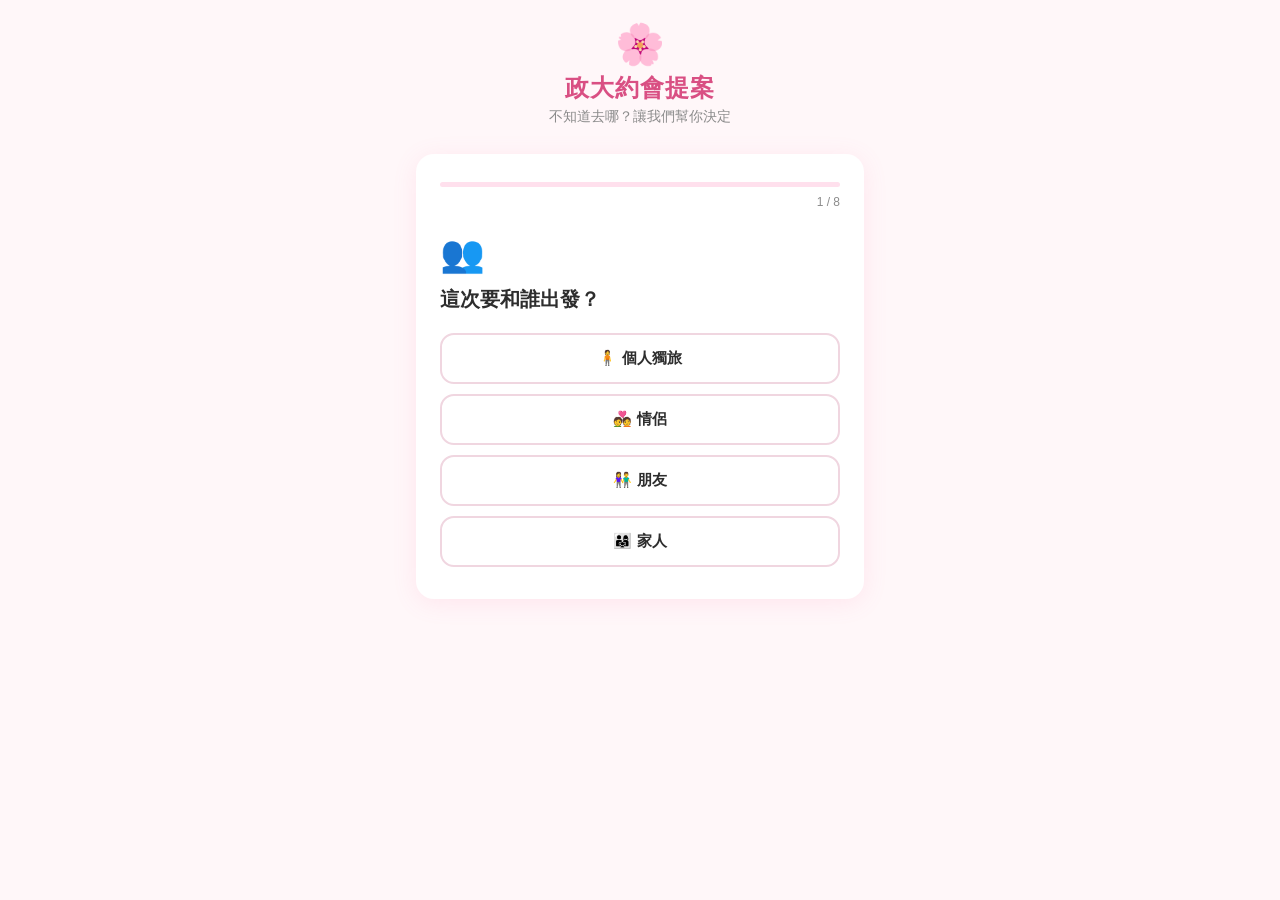
<file: templates/index.html>
<!DOCTYPE html>
<html lang="zh-TW">
<head>
  <meta charset="UTF-8" />
  <meta name="viewport" content="width=device-width, initial-scale=1.0" />
  <title>政大約會提案 🌸</title>
  <link rel="stylesheet" href="/static/css/main.css?v=7" />
</head>
<body>

<div class="app-shell">
  <!-- 品牌標語 -->
  <header class="brand">
    <div class="brand-icon">🌸</div>
    <h1>政大約會提案</h1>
    <p class="brand-sub">不知道去哪？讓我們幫你決定</p>
  </header>

  <!-- 問卷容器 -->
  <div class="quiz-card" id="quizCard">

    <!-- 進度條 -->
    <div class="progress-bar-wrap">
      <div class="progress-bar" id="progressBar"></div>
    </div>
    <div class="progress-label" id="progressLabel">1 / 7</div>

    <!-- 各步驟 -->
    <div class="steps-wrap" id="stepsWrap">

      <!-- Step 1: 旅伴類型 -->
      <div class="step" data-step="1">
        <div class="step-icon">👥</div>
        <h2>這次要和誰出發？</h2>
        <div class="choices">
          <button class="choice-btn" data-key="companion_type" data-value="個人">🧍 個人獨旅</button>
          <button class="choice-btn" data-key="companion_type" data-value="情侶">💑 情侶</button>
          <button class="choice-btn" data-key="companion_type" data-value="朋友">👫 朋友</button>
          <button class="choice-btn" data-key="companion_type" data-value="家人">👨‍👩‍👧 家人</button>
        </div>
      </div>

      <!-- Step 2: 人數（朋友/家人才顯示） -->
      <div class="step" data-step="2">
        <div class="step-icon">🔢</div>
        <h2>幾個人呢？</h2>
        <div class="number-picker">
          <button class="num-btn" id="numMinus">－</button>
          <span class="num-display" id="numDisplay">2</span>
          <button class="num-btn" id="numPlus">＋</button>
        </div>
        <button class="next-btn" id="numConfirm">確認人數</button>
      </div>

      <!-- Step 3: 時長 -->
      <div class="step" data-step="3">
        <div class="step-icon">⏱</div>
        <h2>打算出去多久？</h2>
        <div class="choices">
          <button class="choice-btn" data-key="duration" data-value="3小時以內">⚡ 3 小時以內<span class="choice-sub">快閃行程</span></button>
          <button class="choice-btn" data-key="duration" data-value="半天">🌤 半天<span class="choice-sub">從容出遊</span></button>
          <button class="choice-btn" data-key="duration" data-value="一整天">☀️ 一整天<span class="choice-sub">深度體驗</span></button>
        </div>
      </div>

      <!-- Step 4: 時段（自動偵測） -->
      <div class="step" data-step="4">
        <div class="step-icon">🕐</div>
        <h2>什麼時段出發？</h2>
        <p class="auto-hint" id="autoHint">偵測中…</p>
        <div class="choices">
          <button class="choice-btn" data-key="time_of_day" data-value="早上">🌅 早上</button>
          <button class="choice-btn" data-key="time_of_day" data-value="下午">☀️ 下午</button>
          <button class="choice-btn" data-key="time_of_day" data-value="晚上">🌙 晚上</button>
        </div>
      </div>

      <!-- Step 5: 預算 -->
      <div class="step" data-step="5">
        <div class="step-icon">💰</div>
        <h2>每人預算大概多少？</h2>
        <div class="choices">
          <button class="choice-btn" data-key="budget" data-value="免費">🆓 免費<span class="choice-sub">口袋空空沒關係</span></button>
          <button class="choice-btn" data-key="budget" data-value="300以下">💵 300 元以下</button>
          <button class="choice-btn" data-key="budget" data-value="300~500">💳 300 ～ 500 元</button>
          <button class="choice-btn" data-key="budget" data-value="500~1000">💎 500 ～ 1000 元</button>
          <button class="choice-btn" data-key="budget" data-value="1000以上">👑 1000 元以上<span class="choice-sub">今天要奢侈</span></button>
        </div>
      </div>

      <!-- Step 6: 室內外 -->
      <div class="step" data-step="6">
        <div class="step-icon">🏠</div>
        <h2>室內還是室外？</h2>
        <div class="choices three-col">
          <button class="choice-btn" data-key="indoor_pref" data-value="室內">🏢 室內<span class="choice-sub">冷氣吹著走</span></button>
          <button class="choice-btn" data-key="indoor_pref" data-value="室外">🌳 室外<span class="choice-sub">感受大自然</span></button>
          <button class="choice-btn" data-key="indoor_pref" data-value="都可以">✨ 都可以</button>
        </div>
      </div>

      <!-- Step 7: 動靜 -->
      <div class="step" data-step="7">
        <div class="step-icon">⚡</div>
        <h2>想要什麼調性的行程？</h2>
        <div class="choices three-col">
          <button class="choice-btn" data-key="activity_pref" data-value="靜態">🎬 靜態<span class="choice-sub">電影展覽用餐</span></button>
          <button class="choice-btn" data-key="activity_pref" data-value="動態">🏃 動態<span class="choice-sub">爬山運動探險</span></button>
          <button class="choice-btn" data-key="activity_pref" data-value="都可以">✨ 都可以</button>
        </div>
      </div>

      <!-- 最終畫面：送出 or 轉盤 -->
      <div class="step" data-step="8">
        <div class="step-icon">🎉</div>
        <h2>準備好了！</h2>
        <p class="final-summary" id="finalSummary"></p>
        <button class="submit-btn" id="submitBtn">✨ 幫我推薦行程</button>
        <div class="spin-divider">— 或者 —</div>
        <button class="spin-btn" id="spinBtn">🎡 我超級選擇困難，直接幫我決定！</button>
      </div>

    </div><!-- /steps-wrap -->

    <!-- 返回按鈕 -->
    <button class="back-btn" id="backBtn" style="display:none">← 上一步</button>
  </div><!-- /quiz-card -->

  <!-- 載入遮罩 -->
  <div class="loading-overlay" id="loadingOverlay" style="display:none">
    <div class="loading-box">
      <div class="spinner"></div>
      <p id="loadingText">幫你找最棒的約會行程中…</p>
    </div>
  </div>

</div><!-- /app-shell -->

<script src="/static/js/quiz.js?v=7"></script>
</body>
</html>
</file>
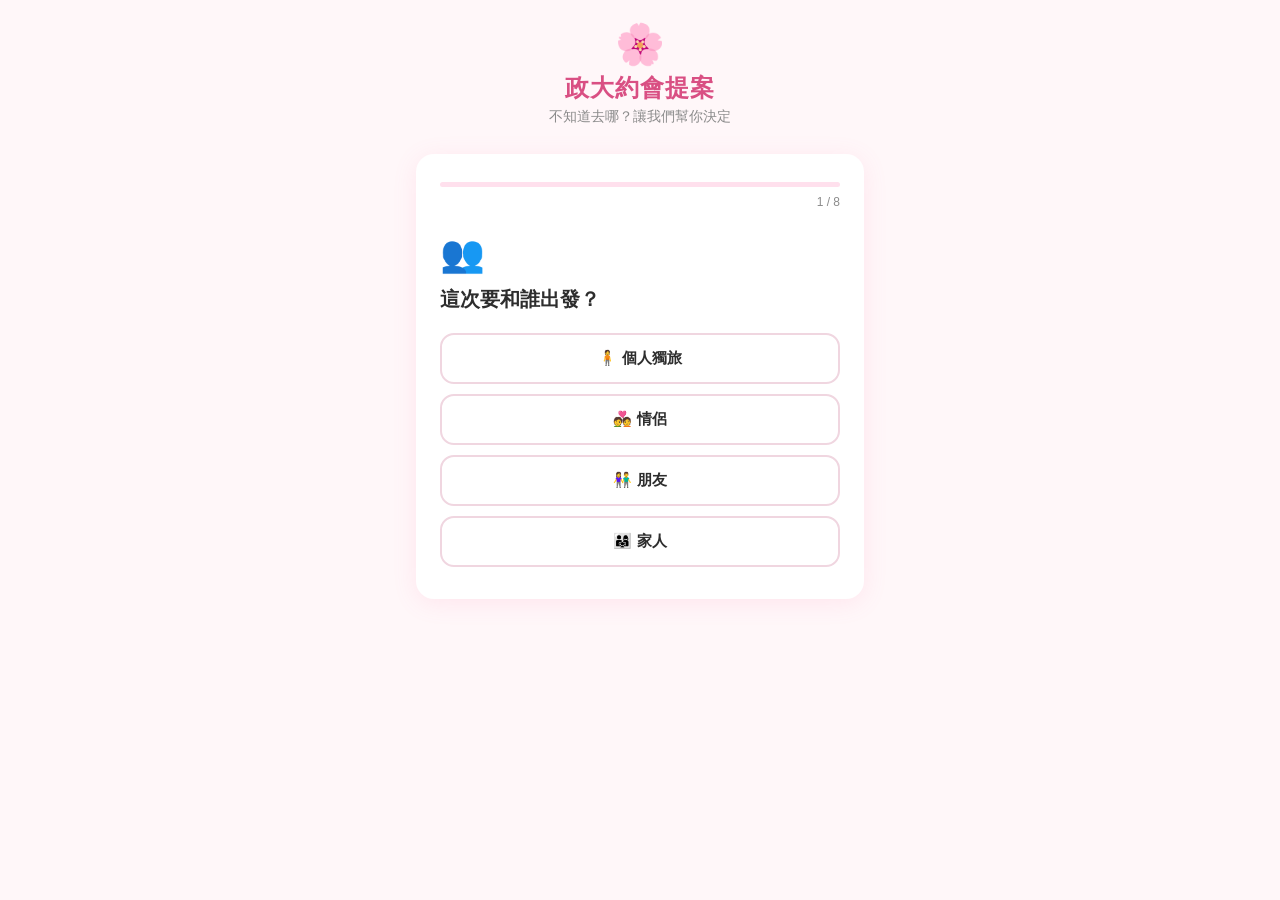
<file: nccu-date/templates/index.html>
<!DOCTYPE html>
<html lang="zh-TW">
<head>
  <meta charset="UTF-8" />
  <meta name="viewport" content="width=device-width, initial-scale=1.0" />
  <title>政大約會提案 🌸</title>
  <link rel="stylesheet" href="/static/css/main.css?v=3" />
</head>
<body>

<div class="app-shell">
  <!-- 品牌標語 -->
  <header class="brand">
    <div class="brand-icon">🌸</div>
    <h1>政大約會提案</h1>
    <p class="brand-sub">不知道去哪？讓我們幫你決定</p>
  </header>

  <!-- 問卷容器 -->
  <div class="quiz-card" id="quizCard">

    <!-- 進度條 -->
    <div class="progress-bar-wrap">
      <div class="progress-bar" id="progressBar"></div>
    </div>
    <div class="progress-label" id="progressLabel">1 / 7</div>

    <!-- 各步驟 -->
    <div class="steps-wrap" id="stepsWrap">

      <!-- Step 1: 旅伴類型 -->
      <div class="step" data-step="1">
        <div class="step-icon">👥</div>
        <h2>這次要和誰出發？</h2>
        <div class="choices">
          <button class="choice-btn" data-key="companion_type" data-value="個人">🧍 個人獨旅</button>
          <button class="choice-btn" data-key="companion_type" data-value="情侶">💑 情侶</button>
          <button class="choice-btn" data-key="companion_type" data-value="朋友">👫 朋友</button>
          <button class="choice-btn" data-key="companion_type" data-value="家人">👨‍👩‍👧 家人</button>
        </div>
      </div>

      <!-- Step 2: 人數（朋友/家人才顯示） -->
      <div class="step" data-step="2">
        <div class="step-icon">🔢</div>
        <h2>幾個人呢？</h2>
        <div class="number-picker">
          <button class="num-btn" id="numMinus">－</button>
          <span class="num-display" id="numDisplay">2</span>
          <button class="num-btn" id="numPlus">＋</button>
        </div>
        <button class="next-btn" id="numConfirm">確認人數</button>
      </div>

      <!-- Step 3: 時長 -->
      <div class="step" data-step="3">
        <div class="step-icon">⏱</div>
        <h2>打算出去多久？</h2>
        <div class="choices">
          <button class="choice-btn" data-key="duration" data-value="3小時以內">⚡ 3 小時以內<span class="choice-sub">快閃行程</span></button>
          <button class="choice-btn" data-key="duration" data-value="半天">🌤 半天<span class="choice-sub">從容出遊</span></button>
          <button class="choice-btn" data-key="duration" data-value="一整天">☀️ 一整天<span class="choice-sub">深度體驗</span></button>
        </div>
      </div>

      <!-- Step 4: 時段（自動偵測） -->
      <div class="step" data-step="4">
        <div class="step-icon">🕐</div>
        <h2>什麼時段出發？</h2>
        <p class="auto-hint" id="autoHint">偵測中…</p>
        <div class="choices">
          <button class="choice-btn" data-key="time_of_day" data-value="早上">🌅 早上</button>
          <button class="choice-btn" data-key="time_of_day" data-value="下午">☀️ 下午</button>
          <button class="choice-btn" data-key="time_of_day" data-value="晚上">🌙 晚上</button>
        </div>
      </div>

      <!-- Step 5: 預算 -->
      <div class="step" data-step="5">
        <div class="step-icon">💰</div>
        <h2>每人預算大概多少？</h2>
        <div class="choices">
          <button class="choice-btn" data-key="budget" data-value="免費">🆓 免費<span class="choice-sub">口袋空空沒關係</span></button>
          <button class="choice-btn" data-key="budget" data-value="300以下">💵 300 元以下</button>
          <button class="choice-btn" data-key="budget" data-value="300-500">💳 300 - 500 元</button>
          <button class="choice-btn" data-key="budget" data-value="500-1000">💎 500 - 1000 元</button>
          <button class="choice-btn" data-key="budget" data-value="1000以上">👑 1000 元以上<span class="choice-sub">今天要奢侈</span></button>
        </div>
      </div>

      <!-- Step 6: 室內外 -->
      <div class="step" data-step="6">
        <div class="step-icon">🏠</div>
        <h2>室內還是室外？</h2>
        <div class="choices three-col">
          <button class="choice-btn" data-key="indoor_pref" data-value="室內">🏢 室內<span class="choice-sub">冷氣吹著走</span></button>
          <button class="choice-btn" data-key="indoor_pref" data-value="室外">🌳 室外<span class="choice-sub">感受大自然</span></button>
          <button class="choice-btn" data-key="indoor_pref" data-value="都可以">✨ 都可以</button>
        </div>
      </div>

      <!-- 最終畫面：送出 or 轉盤 -->
      <div class="step" data-step="7">
        <div class="step-icon">🎉</div>
        <h2>準備好了！</h2>
        <p class="final-summary" id="finalSummary"></p>
        <button class="submit-btn" id="submitBtn">✨ 幫我推薦行程</button>
        <div class="spin-divider">— 或者 —</div>
        <button class="spin-btn" id="spinBtn">🎡 我超級選擇困難，直接幫我決定！</button>
      </div>

    </div><!-- /steps-wrap -->

    <!-- 返回按鈕 -->
    <button class="back-btn" id="backBtn" style="display:none">← 上一步</button>
  </div><!-- /quiz-card -->

  <!-- 載入遮罩 -->
  <div class="loading-overlay" id="loadingOverlay" style="display:none">
    <div class="loading-box">
      <div class="spinner"></div>
      <p id="loadingText">幫你找最棒的約會行程中…</p>
    </div>
  </div>

</div><!-- /app-shell -->

<script src="/static/js/quiz.js?v=3"></script>
</body>
</html>
</file>
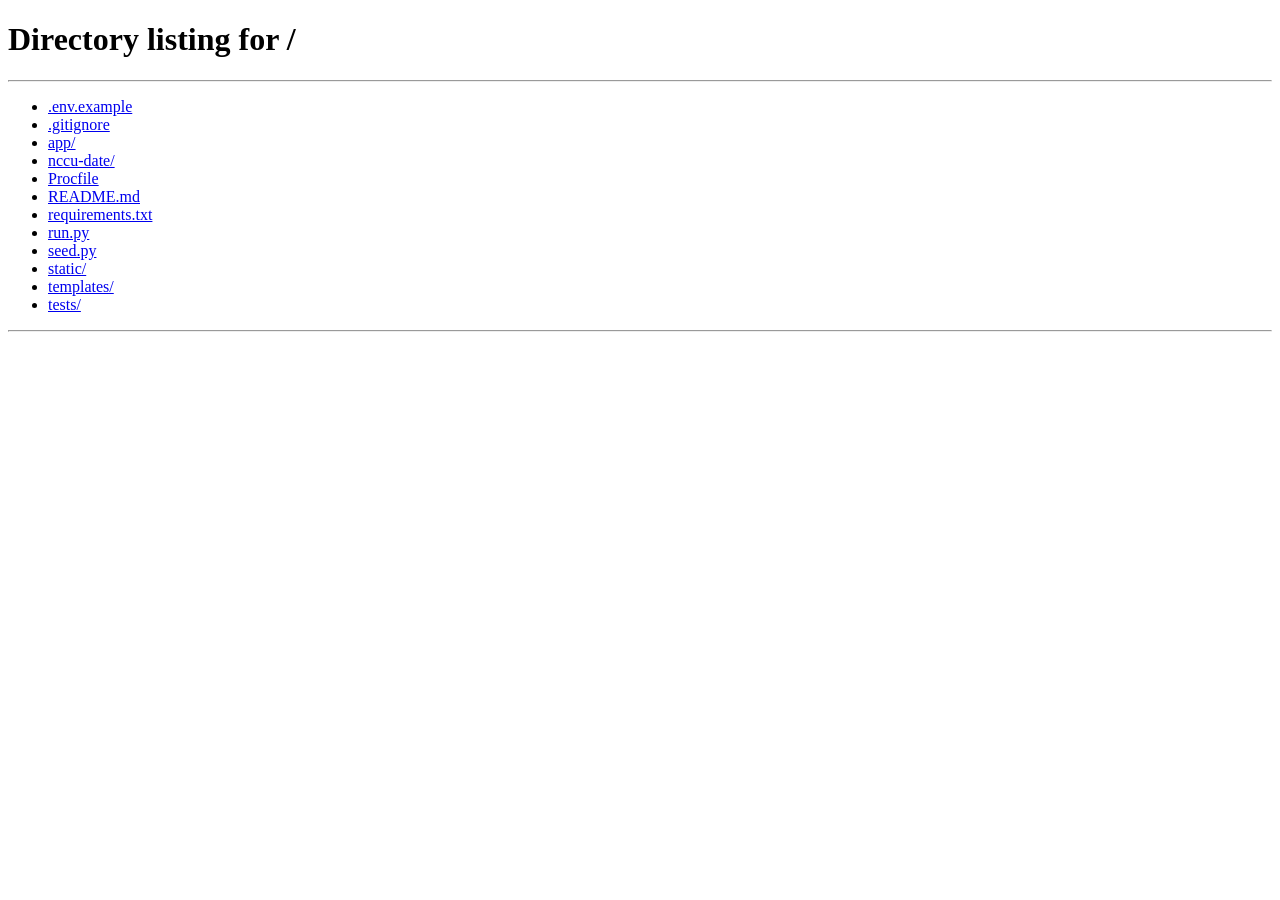
<file: templates/result.html>
<!DOCTYPE html>
<html lang="zh-TW">
<head>
  <meta charset="UTF-8" />
  <meta name="viewport" content="width=device-width, initial-scale=1.0" />
  <title>你的約會行程 🌸</title>
  <link rel="stylesheet" href="/static/css/main.css?v=7" />
</head>
<body>

<div class="app-shell">
  <header class="brand">
    <div class="brand-icon">🌸</div>
    <h1>政大約會提案</h1>
  </header>

  <div class="result-header">
    <h2 id="resultTitle">為你找到 <span id="resultCount">0</span> 組行程！</h2>
    <p id="resultSubtitle" class="result-sub"></p>
  </div>

  <!-- 行程卡片列表 -->
  <div class="itinerary-list" id="itineraryList">
    <!-- 由 JS 動態填入 -->
  </div>

  <!-- 找不到時顯示 -->
  <div class="empty-state" id="emptyState" style="display:none">
    <div class="empty-icon">😢</div>
    <p>找不到符合條件的行程</p>
    <p class="empty-sub">試試調整預算或時段？</p>
    <button class="back-home-btn" onclick="location.href='/'">重新規劃</button>
  </div>

  <!-- 底部操作 -->
  <div class="result-actions" id="resultActions" style="display:none">
    <button class="secondary-btn" onclick="location.href='/'">🔄 重新規劃</button>
    <button class="spin-btn" onclick="location.href='/spin'">🎡 轉盤模式</button>
  </div>

</div>

<script src="/static/js/result.js?v=7"></script>
</body>
</html>
</file>
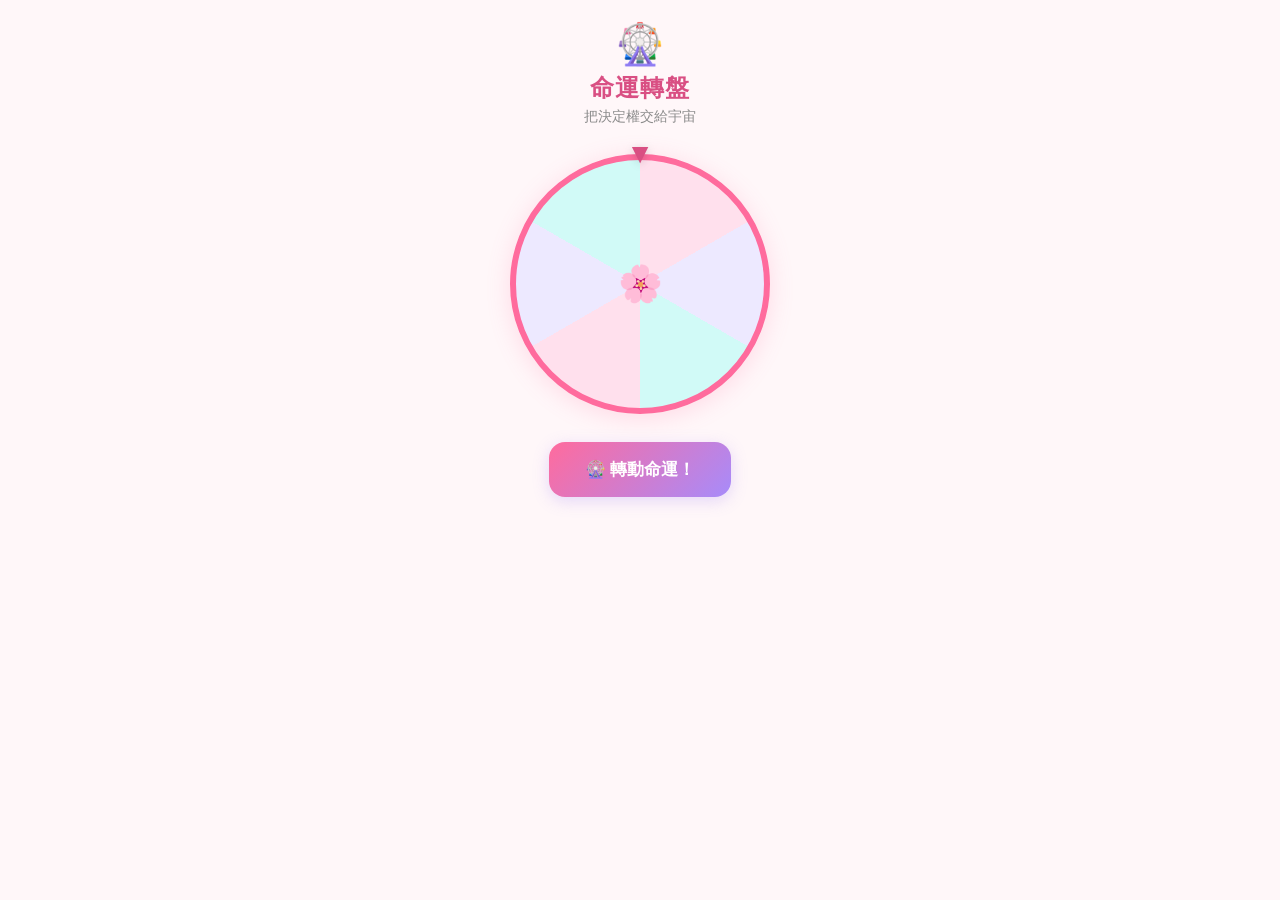
<file: templates/spin.html>
<!DOCTYPE html>
<html lang="zh-TW">
<head>
  <meta charset="UTF-8" />
  <meta name="viewport" content="width=device-width, initial-scale=1.0" />
  <title>命運轉盤 🎡</title>
  <link rel="stylesheet" href="/static/css/main.css?v=7" />
</head>
<body>

<div class="app-shell">
  <header class="brand">
    <div class="brand-icon">🎡</div>
    <h1>命運轉盤</h1>
    <p class="brand-sub">把決定權交給宇宙</p>
  </header>

  <div class="spin-page">
    <!-- 轉盤 -->
    <div class="wheel-wrap">
      <div class="wheel" id="wheel">
        <div class="wheel-center">🌸</div>
      </div>
      <div class="wheel-pointer">▼</div>
    </div>

    <!-- 轉動按鈕 -->
    <button class="spin-trigger-btn" id="spinTrigger">🎡 轉動命運！</button>

    <!-- 結果揭曉 -->
    <div class="spin-result" id="spinResult" style="display:none">
      <div class="result-reveal-icon">🎉</div>
      <h2>今天就去這！</h2>
      <div class="spin-result-card" id="spinResultCard">
        <!-- 由 JS 填入 -->
      </div>
      <div class="spin-actions">
        <button class="secondary-btn" onclick="location.href='/'">重新規劃</button>
        <button class="spin-trigger-btn" id="reSpinBtn">再轉一次</button>
      </div>
    </div>
  </div>
</div>

<script src="/static/js/spin.js?v=7"></script>
</body>
</html>
</file>
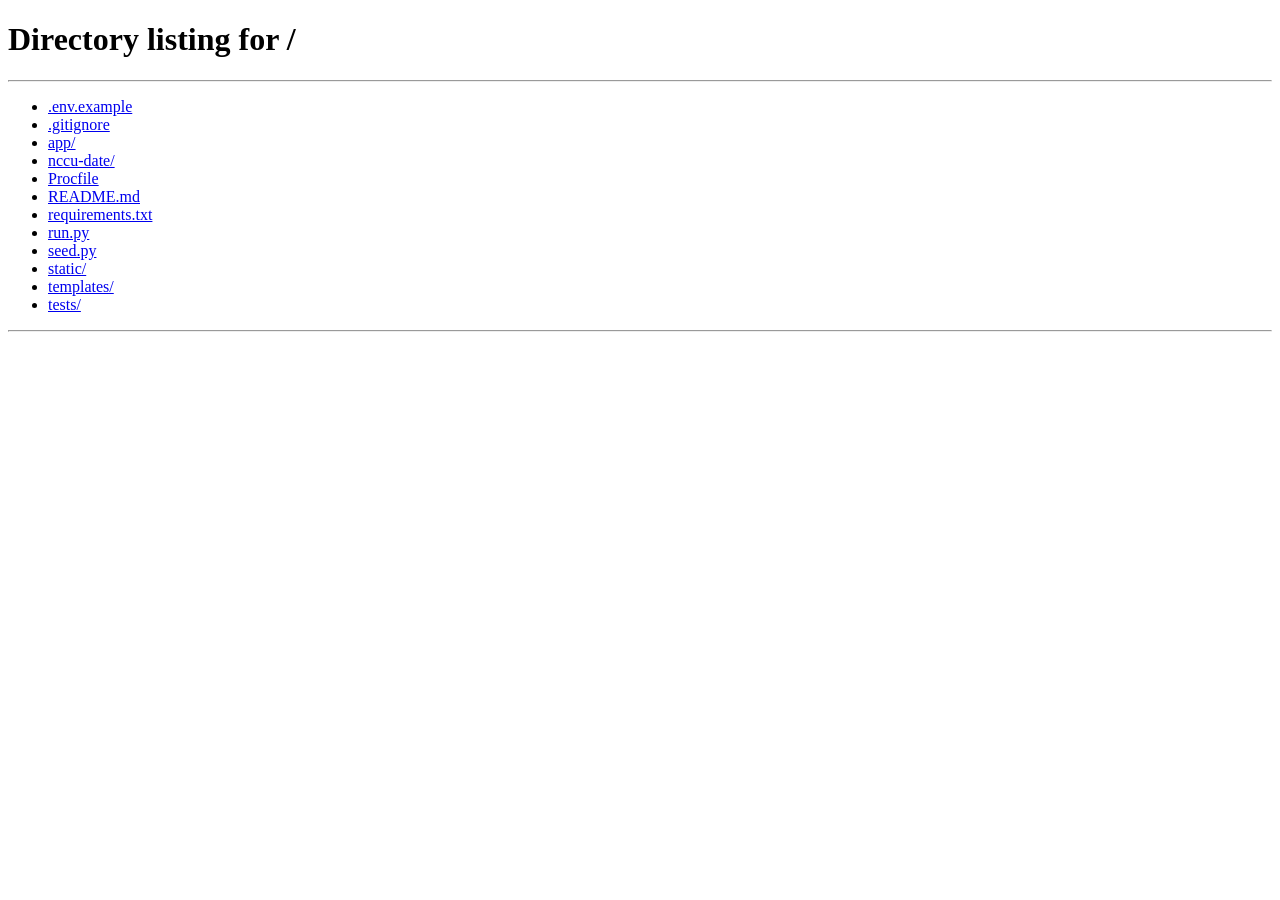
<file: nccu-date/templates/result.html>
<!DOCTYPE html>
<html lang="zh-TW">
<head>
  <meta charset="UTF-8" />
  <meta name="viewport" content="width=device-width, initial-scale=1.0" />
  <title>你的約會行程 🌸</title>
  <link rel="stylesheet" href="/static/css/main.css?v=3" />
</head>
<body>

<div class="app-shell">
  <header class="brand">
    <div class="brand-icon">🌸</div>
    <h1>政大約會提案</h1>
  </header>

  <div class="result-header">
    <h2 id="resultTitle">為你找到 <span id="resultCount">0</span> 組行程！</h2>
    <p id="resultSubtitle" class="result-sub"></p>
  </div>

  <!-- 行程卡片列表 -->
  <div class="itinerary-list" id="itineraryList">
    <!-- 由 JS 動態填入 -->
  </div>

  <!-- 找不到時顯示 -->
  <div class="empty-state" id="emptyState" style="display:none">
    <div class="empty-icon">😢</div>
    <p>找不到符合條件的行程</p>
    <p class="empty-sub">試試調整預算或時段？</p>
    <button class="back-home-btn" onclick="location.href='/'">重新規劃</button>
  </div>

  <!-- 底部操作 -->
  <div class="result-actions" id="resultActions" style="display:none">
    <button class="secondary-btn" onclick="location.href='/'">🔄 重新規劃</button>
    <button class="spin-btn" onclick="location.href='/spin'">🎡 轉盤模式</button>
  </div>

</div>

<script src="/static/js/result.js?v=3"></script>
</body>
</html>
</file>
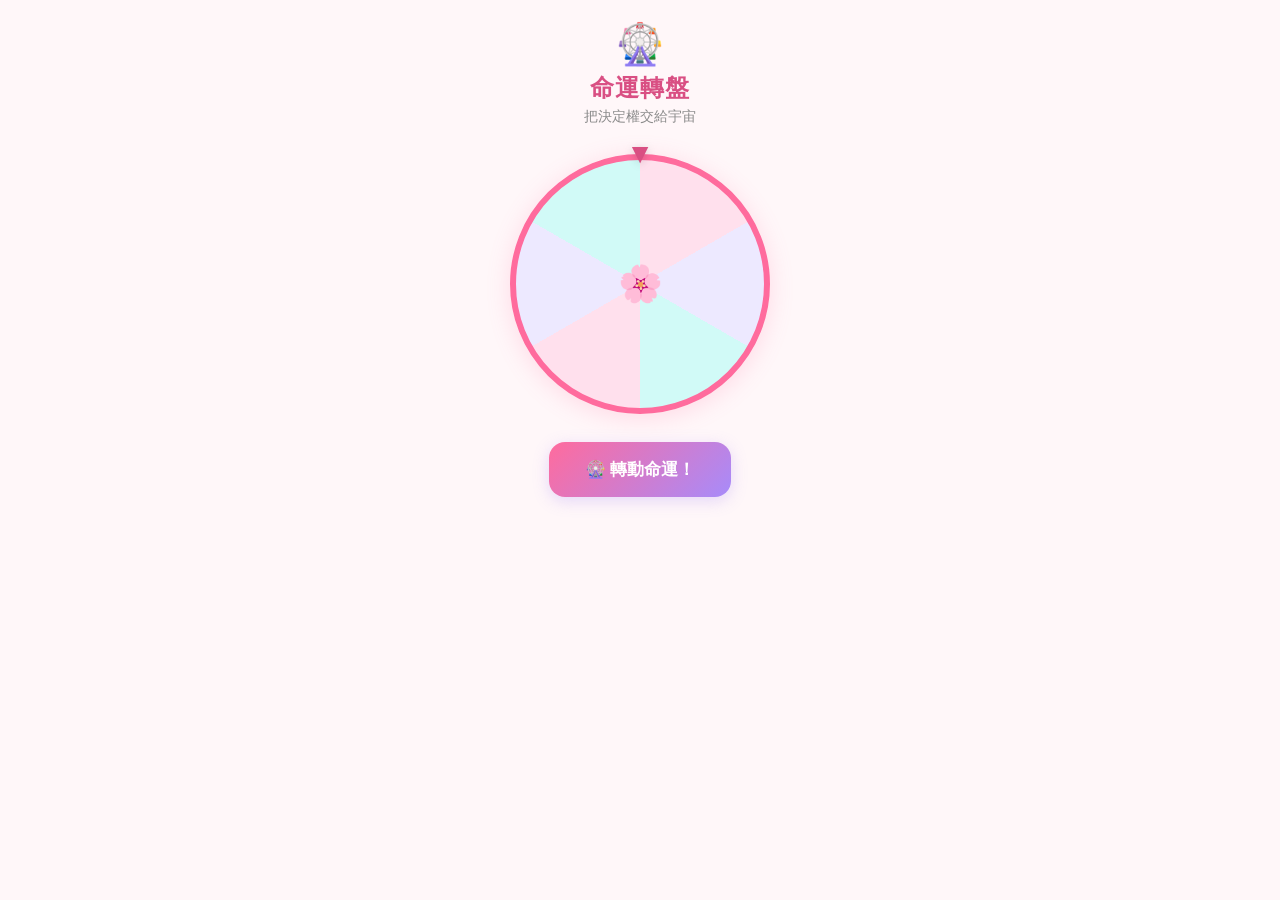
<file: nccu-date/templates/spin.html>
<!DOCTYPE html>
<html lang="zh-TW">
<head>
  <meta charset="UTF-8" />
  <meta name="viewport" content="width=device-width, initial-scale=1.0" />
  <title>命運轉盤 🎡</title>
  <link rel="stylesheet" href="/static/css/main.css?v=3" />
</head>
<body>

<div class="app-shell">
  <header class="brand">
    <div class="brand-icon">🎡</div>
    <h1>命運轉盤</h1>
    <p class="brand-sub">把決定權交給宇宙</p>
  </header>

  <div class="spin-page">
    <!-- 轉盤 -->
    <div class="wheel-wrap">
      <div class="wheel" id="wheel">
        <div class="wheel-center">🌸</div>
      </div>
      <div class="wheel-pointer">▼</div>
    </div>

    <!-- 轉動按鈕 -->
    <button class="spin-trigger-btn" id="spinTrigger">🎡 轉動命運！</button>

    <!-- 結果揭曉 -->
    <div class="spin-result" id="spinResult" style="display:none">
      <div class="result-reveal-icon">🎉</div>
      <h2>今天就去這！</h2>
      <div class="spin-result-card" id="spinResultCard">
        <!-- 由 JS 填入 -->
      </div>
      <div class="spin-actions">
        <button class="secondary-btn" onclick="location.href='/'">重新規劃</button>
        <button class="spin-trigger-btn" id="reSpinBtn">再轉一次</button>
      </div>
    </div>
  </div>
</div>

<script src="/static/js/spin.js?v=3"></script>
</body>
</html>
</file>
<file: static/css/main.css>
/* ── 全域重設 ── */
*, *::before, *::after { box-sizing: border-box; margin: 0; padding: 0; }

:root {
  --pink:    #FF6B9D;
  --pink-lt: #FFE0ED;
  --pink-dk: #D94F83;
  --purple:  #A78BFA;
  --teal:    #2DD4BF;
  --amber:   #FBBF24;
  --bg:      #FFF7F9;
  --card:    #FFFFFF;
  --text:    #2D2D2D;
  --muted:   #8B8B8B;
  --border:  #F0D6E0;
  --radius:  18px;
  --shadow:  0 4px 24px rgba(255,107,157,0.12);
}

body {
  font-family: -apple-system, "Noto Sans TC", BlinkMacSystemFont, sans-serif;
  background: var(--bg);
  color: var(--text);
  min-height: 100vh;
}

/* ── 外框 ── */
.app-shell {
  max-width: 480px;
  margin: 0 auto;
  padding: 24px 16px 48px;
}

/* ── 品牌 header ── */
.brand { text-align: center; margin-bottom: 28px; }
.brand-icon { font-size: 40px; line-height: 1; margin-bottom: 8px; }
.brand h1 { font-size: 24px; font-weight: 700; color: var(--pink-dk); letter-spacing: .04em; }
.brand-sub { font-size: 14px; color: var(--muted); margin-top: 4px; }

/* ── 問卷卡片 ── */
.quiz-card {
  background: var(--card);
  border-radius: var(--radius);
  box-shadow: var(--shadow);
  padding: 28px 24px 32px;
  position: relative;
  overflow: hidden;
}

/* 進度條 */
.progress-bar-wrap {
  height: 5px;
  background: var(--pink-lt);
  border-radius: 99px;
  margin-bottom: 8px;
}
.progress-bar {
  height: 100%;
  background: linear-gradient(90deg, var(--pink), var(--purple));
  border-radius: 99px;
  transition: width .4s ease;
  width: 12%;
}
.progress-label { font-size: 12px; color: var(--muted); text-align: right; margin-bottom: 24px; }

/* ── 步驟切換 ── */
.steps-wrap { position: relative; }
.step { display: none; animation: fadeSlide .3s ease; }
.step.active { display: block; }

@keyframes fadeSlide {
  from { opacity: 0; transform: translateX(20px); }
  to   { opacity: 1; transform: translateX(0); }
}

.step-icon { font-size: 36px; margin-bottom: 10px; }
.step h2 { font-size: 20px; font-weight: 700; margin-bottom: 20px; line-height: 1.4; }

/* ── 選項按鈕 ── */
.choices { display: flex; flex-direction: column; gap: 10px; }
.choices.three-col { display: grid; grid-template-columns: 1fr 1fr 1fr; gap: 10px; }

.choice-btn {
  display: flex;
  flex-direction: column;
  align-items: center;
  padding: 14px 16px;
  border: 2px solid var(--border);
  border-radius: 14px;
  background: #fff;
  font-size: 15px;
  font-weight: 600;
  color: var(--text);
  cursor: pointer;
  transition: all .18s;
  text-align: center;
  gap: 4px;
}
.choice-btn:hover { border-color: var(--pink); background: var(--pink-lt); }
.choice-btn.selected {
  border-color: var(--pink);
  background: var(--pink-lt);
  color: var(--pink-dk);
  box-shadow: 0 0 0 3px rgba(255,107,157,0.18);
}

.choice-sub {
  font-size: 11px;
  font-weight: 400;
  color: var(--muted);
  margin-top: 2px;
}

/* ── 人數選擇器 ── */
.number-picker {
  display: flex;
  align-items: center;
  justify-content: center;
  gap: 24px;
  margin: 24px 0;
}
.num-btn {
  width: 48px; height: 48px;
  border-radius: 50%;
  border: 2px solid var(--pink);
  background: #fff;
  font-size: 22px;
  color: var(--pink-dk);
  cursor: pointer;
  font-weight: 700;
  display: flex; align-items: center; justify-content: center;
  transition: background .15s;
}
.num-btn:hover { background: var(--pink-lt); }
.num-display { font-size: 40px; font-weight: 700; color: var(--pink-dk); min-width: 56px; text-align: center; }

.next-btn, .num-confirm {
  width: 100%;
  padding: 14px;
  border-radius: 14px;
  border: none;
  background: linear-gradient(135deg, var(--pink), var(--purple));
  color: #fff;
  font-size: 16px;
  font-weight: 700;
  cursor: pointer;
  margin-top: 8px;
  transition: opacity .15s;
}
.next-btn:hover { opacity: .88; }

/* ── 自動偵測提示 ── */
.auto-hint {
  font-size: 13px;
  color: var(--muted);
  margin-bottom: 16px;
  background: var(--pink-lt);
  padding: 6px 12px;
  border-radius: 8px;
  display: inline-block;
}

/* ── 最終確認頁 ── */
.final-summary {
  font-size: 14px;
  color: var(--muted);
  background: #F9F5FF;
  border-radius: 12px;
  padding: 14px 16px;
  line-height: 1.8;
  margin-bottom: 20px;
}
.submit-btn {
  width: 100%;
  padding: 16px;
  border-radius: 16px;
  border: none;
  background: linear-gradient(135deg, var(--pink), var(--purple));
  color: #fff;
  font-size: 17px;
  font-weight: 700;
  cursor: pointer;
  box-shadow: 0 4px 16px rgba(167,139,250,0.3);
  transition: transform .15s, opacity .15s;
}
.submit-btn:hover { transform: translateY(-1px); opacity: .9; }

.spin-divider { text-align: center; color: var(--muted); font-size: 13px; margin: 16px 0; }

.spin-btn {
  width: 100%;
  padding: 14px;
  border-radius: 16px;
  border: 2px solid var(--purple);
  background: #fff;
  color: var(--purple);
  font-size: 15px;
  font-weight: 700;
  cursor: pointer;
  transition: background .15s;
}
.spin-btn:hover { background: #F9F5FF; }

/* ── 返回按鈕 ── */
.back-btn {
  margin-top: 20px;
  border: none;
  background: none;
  color: var(--muted);
  font-size: 14px;
  cursor: pointer;
  display: block;
}
.back-btn:hover { color: var(--pink-dk); }

/* ── 載入遮罩 ── */
.loading-overlay {
  position: fixed; inset: 0;
  background: rgba(255,247,249,0.9);
  display: flex; align-items: center; justify-content: center;
  z-index: 100;
}
.loading-box { text-align: center; }
.spinner {
  width: 48px; height: 48px;
  border: 4px solid var(--pink-lt);
  border-top-color: var(--pink);
  border-radius: 50%;
  animation: spin 0.8s linear infinite;
  margin: 0 auto 16px;
}
@keyframes spin { to { transform: rotate(360deg); } }
.loading-box p { color: var(--pink-dk); font-weight: 600; font-size: 15px; }

/* ══════════════════════════════════
   結果頁
══════════════════════════════════ */
.result-header { text-align: center; margin-bottom: 20px; }
.result-header h2 { font-size: 22px; font-weight: 700; color: var(--pink-dk); }
.result-header h2 span { color: var(--pink); }
.result-sub { font-size: 14px; color: var(--muted); margin-top: 4px; }

.itinerary-list { display: flex; flex-direction: column; gap: 20px; }

/* 行程卡片 */
.itin-card {
  background: var(--card);
  border-radius: var(--radius);
  box-shadow: var(--shadow);
  overflow: hidden;
}

.itin-card-header {
  padding: 16px 20px 14px;
  background: linear-gradient(135deg, var(--pink-lt), #EDE9FF);
  display: flex; align-items: center; justify-content: space-between;
}
.itin-card-header h3 { font-size: 16px; font-weight: 700; color: var(--pink-dk); }
.itin-budget { font-size: 13px; color: var(--muted); }

.itin-places { padding: 14px 20px; display: flex; flex-direction: column; gap: 12px; }

.place-item { display: flex; gap: 12px; align-items: flex-start; }
.place-num {
  width: 26px; height: 26px; border-radius: 50%;
  background: linear-gradient(135deg, var(--pink), var(--purple));
  color: #fff; font-size: 12px; font-weight: 700;
  display: flex; align-items: center; justify-content: center;
  flex-shrink: 0; margin-top: 2px;
}
.place-info { flex: 1; }
.place-name { font-size: 15px; font-weight: 700; margin-bottom: 3px; }
.place-meta { font-size: 12px; color: var(--muted); display: flex; gap: 10px; flex-wrap: wrap; }
.place-meta span { display: flex; align-items: center; gap: 3px; }
.place-reason { font-size: 12px; color: var(--pink-dk); margin-top: 4px; background: var(--pink-lt); padding: 4px 8px; border-radius: 6px; display: inline-block; }

.itin-tags { padding: 0 20px 16px; display: flex; gap: 6px; flex-wrap: wrap; }
.tag {
  font-size: 11px; padding: 3px 10px; border-radius: 99px;
  background: #F9F5FF; color: var(--purple); font-weight: 600;
  border: 1px solid #DDD6FE;
}

/* 空狀態 */
.empty-state { text-align: center; padding: 48px 24px; }
.empty-icon { font-size: 48px; margin-bottom: 12px; }
.empty-state p { font-size: 16px; color: var(--muted); margin-bottom: 4px; }
.empty-sub { font-size: 14px; }
.back-home-btn, .secondary-btn {
  margin-top: 20px;
  padding: 12px 28px;
  border-radius: 12px;
  border: 2px solid var(--pink);
  background: #fff;
  color: var(--pink-dk);
  font-size: 14px; font-weight: 700;
  cursor: pointer;
}

/* 底部按鈕 */
.result-actions { display: flex; gap: 12px; margin-top: 24px; }
.result-actions button { flex: 1; }

/* ══════════════════════════════════
   轉盤頁
══════════════════════════════════ */
.spin-page { text-align: center; }

.wheel-wrap {
  position: relative;
  width: 260px;
  height: 260px;
  margin: 0 auto 28px;
}

.wheel {
  width: 260px; height: 260px;
  border-radius: 50%;
  border: 6px solid var(--pink);
  background: conic-gradient(
    var(--pink-lt) 0deg 60deg,
    #EDE9FF 60deg 120deg,
    #D1FAF7 120deg 180deg,
    var(--pink-lt) 180deg 240deg,
    #EDE9FF 240deg 300deg,
    #D1FAF7 300deg 360deg
  );
  display: flex; align-items: center; justify-content: center;
  transition: transform 3s cubic-bezier(0.17, 0.67, 0.12, 1);
  box-shadow: 0 4px 24px rgba(255,107,157,0.2);
}

.wheel-center { font-size: 36px; position: relative; z-index: 2; }

.wheel-pointer {
  position: absolute; top: -16px; left: 50%;
  transform: translateX(-50%);
  font-size: 28px; color: var(--pink-dk);
  filter: drop-shadow(0 2px 4px rgba(0,0,0,0.15));
}

.spin-trigger-btn {
  padding: 16px 36px;
  border-radius: 16px;
  border: none;
  background: linear-gradient(135deg, var(--pink), var(--purple));
  color: #fff;
  font-size: 17px; font-weight: 700;
  cursor: pointer;
  box-shadow: 0 4px 16px rgba(167,139,250,0.3);
  transition: transform .15s, opacity .15s;
}
.spin-trigger-btn:hover { transform: translateY(-2px); }
.spin-trigger-btn:disabled { opacity: .6; cursor: not-allowed; transform: none; }

.spin-result { margin-top: 32px; animation: fadeSlide .4s ease; }
.result-reveal-icon { font-size: 48px; margin-bottom: 8px; }
.spin-result h2 { font-size: 22px; font-weight: 700; color: var(--pink-dk); margin-bottom: 16px; }

.spin-result-card {
  background: var(--card);
  border-radius: var(--radius);
  box-shadow: var(--shadow);
  padding: 20px;
  text-align: left;
  margin-bottom: 20px;
}

.spin-actions { display: flex; gap: 12px; }
.spin-actions button { flex: 1; }

/* RWD */
@media (max-width: 360px) {
  .choices.three-col { grid-template-columns: 1fr 1fr; }
  .quiz-card { padding: 20px 16px 24px; }
}

/* ── Google Maps 按鈕 ── */
.maps-btn {
  display: inline-flex;
  align-items: center;
  gap: 5px;
  margin-top: 8px;
  padding: 6px 14px;
  border-radius: 20px;
  background: #fff;
  border: 1.5px solid #4285F4;
  color: #4285F4;
  font-size: 12px;
  font-weight: 600;
  text-decoration: none;
  transition: all .15s;
}
.maps-btn:hover {
  background: #4285F4;
  color: #fff;
}

/* ── 展開式店家面板 ── */
.expand-btn {
  width: 100%;
  padding: 10px 20px;
  background: var(--pink-lt, #FFE0ED);
  border: none;
  border-top: 1px solid var(--border, #F0D6E0);
  font-size: 13px;
  font-weight: 600;
  color: var(--pink-dk, #D94F83);
  cursor: pointer;
  display: flex;
  align-items: center;
  gap: 6px;
  transition: background .15s;
  text-align: left;
}
.expand-btn:hover { background: #FFD0E5; }
.expand-btn.open { background: #EDE9FF; color: #534AB7; }
.expand-icon {
  font-size: 16px;
  transition: transform .2s;
  display: inline-block;
}
.expand-btn.open .expand-icon { transform: rotate(180deg); }

.shops-panel {
  display: none;
  border-top: 1px solid var(--border, #F0D6E0);
  background: #FAFAFA;
}
.shops-panel.open { display: block; }

.shops-header {
  padding: 8px 20px;
  font-size: 11px;
  font-weight: 600;
  color: var(--muted, #8B8B8B);
  letter-spacing: .04em;
  background: var(--card, #fff);
  border-bottom: 1px solid var(--border, #F0D6E0);
}

.shop-item {
  display: flex;
  align-items: flex-start;
  justify-content: space-between;
  gap: 12px;
  padding: 12px 20px;
  border-bottom: 1px solid var(--border, #F0D6E0);
  background: #fff;
}
.shop-item:last-child { border-bottom: none; }

.shop-info { flex: 1; }
.shop-name {
  font-size: 13px;
  font-weight: 600;
  color: var(--text, #2D2D2D);
  margin-bottom: 3px;
}
.shop-desc {
  font-size: 12px;
  color: var(--muted, #8B8B8B);
  margin-bottom: 6px;
  line-height: 1.5;
}
.shop-row {
  display: flex;
  align-items: center;
  gap: 5px;
  flex-wrap: wrap;
}
.shop-tag {
  font-size: 10px;
  padding: 2px 7px;
  border-radius: 10px;
  background: #EEEDFE;
  color: #534AB7;
  font-weight: 500;
}
.shop-price {
  font-size: 11px;
  color: var(--muted, #8B8B8B);
}
.shop-map-btn {
  flex-shrink: 0;
  padding: 5px 12px;
  border-radius: 12px;
  border: 1.5px solid #4285F4;
  color: #4285F4;
  font-size: 11px;
  font-weight: 600;
  text-decoration: none;
  white-space: nowrap;
  transition: all .15s;
  margin-top: 2px;
}
.shop-map-btn:hover { background: #4285F4; color: #fff; }
</file>
